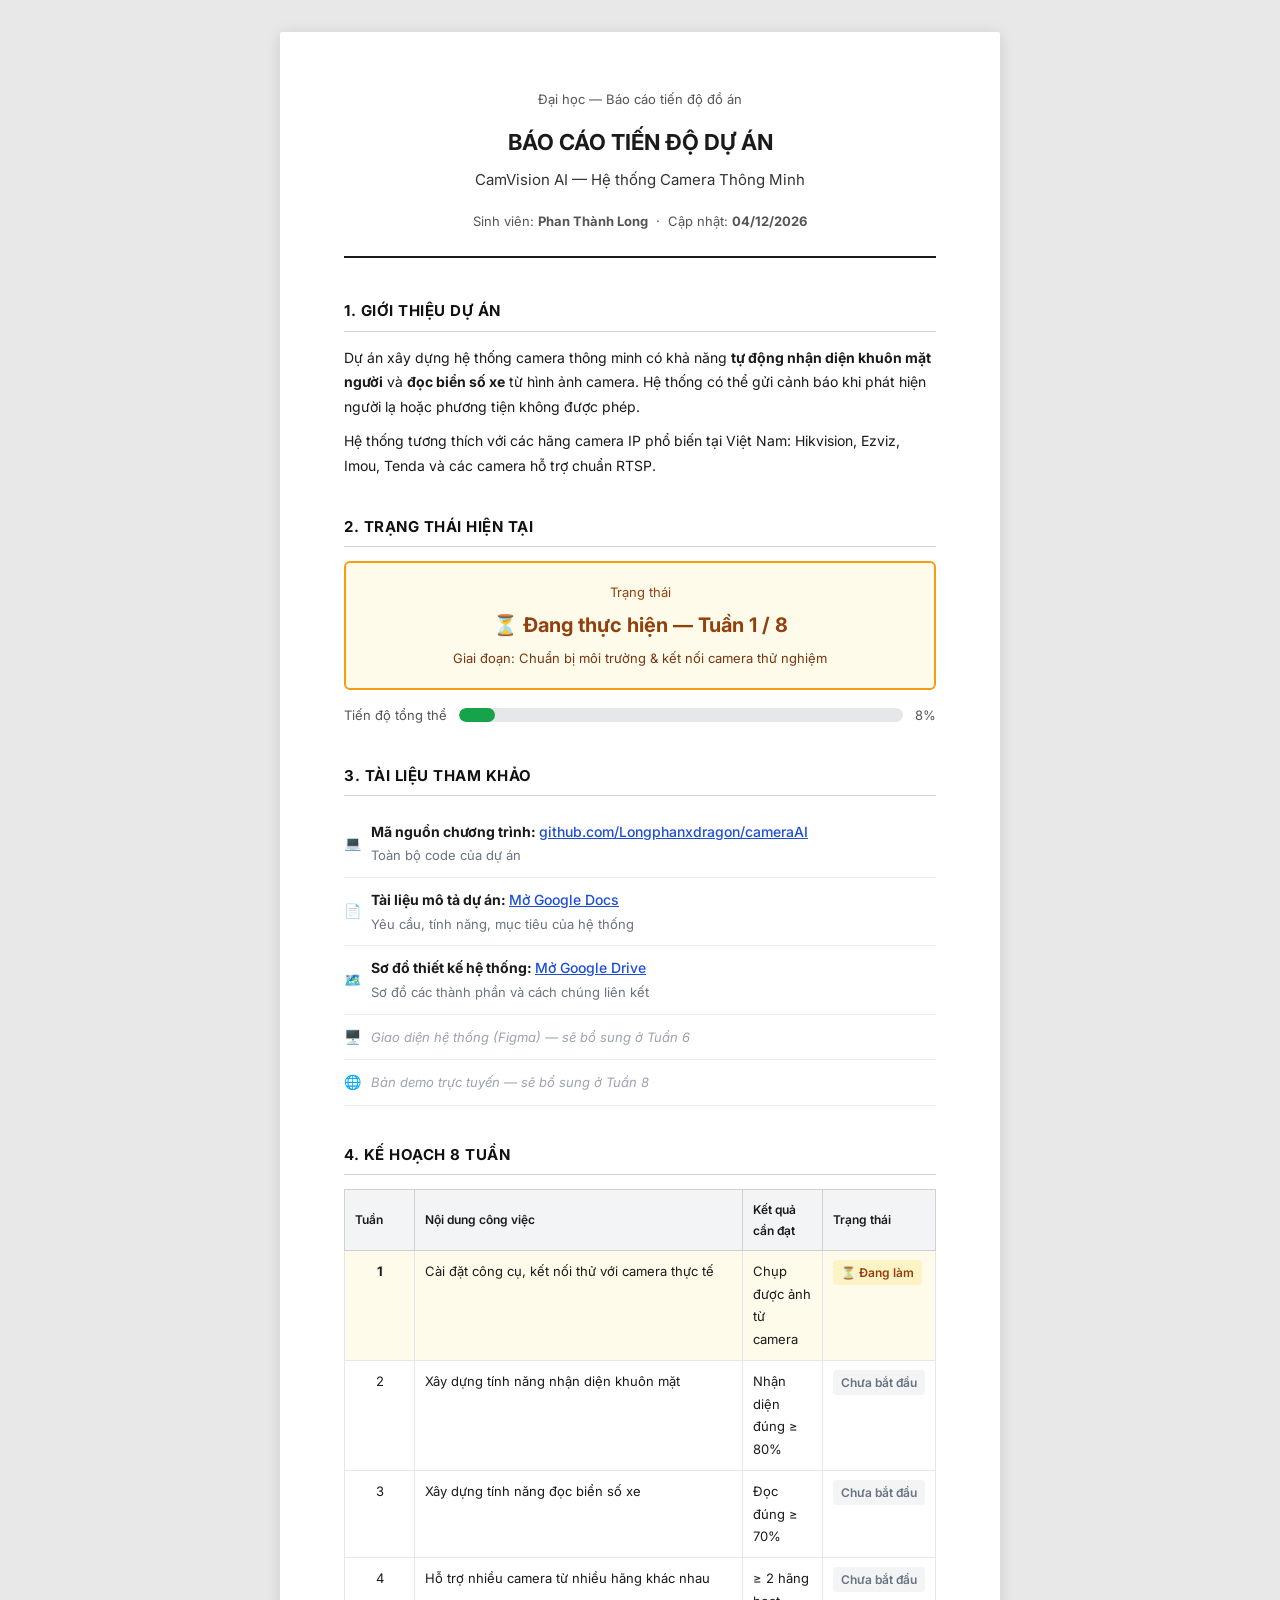
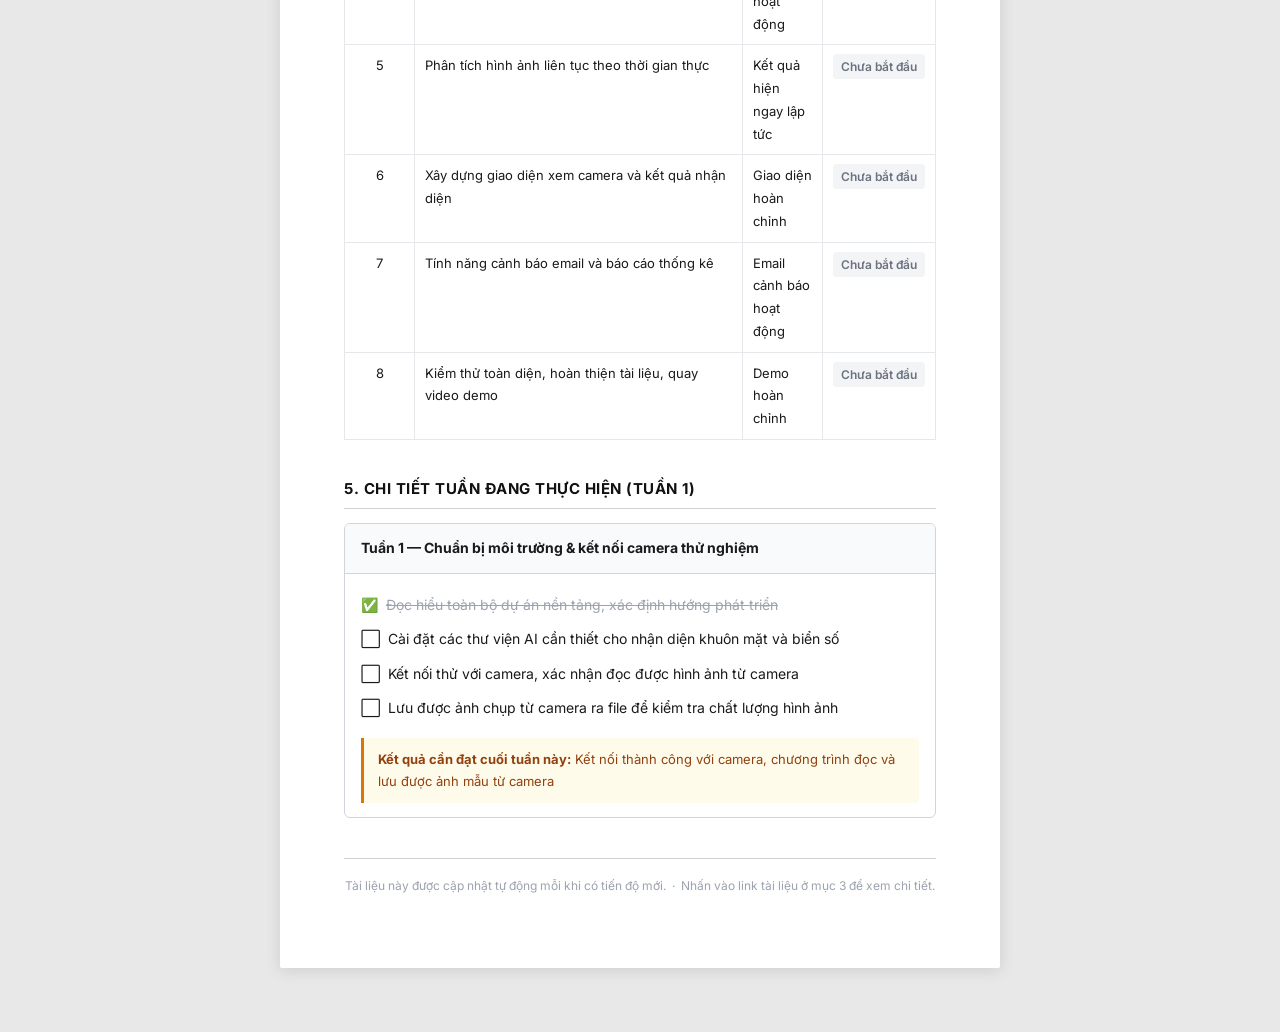
<file: index.html>
<!DOCTYPE html>
<html lang="vi">
<head>
  <meta charset="UTF-8" />
  <meta name="viewport" content="width=device-width, initial-scale=1.0" />
  <title>Báo cáo tiến độ — CamVision AI</title>
  <link href="https://fonts.googleapis.com/css2?family=Inter:wght@400;500;600;700&display=swap" rel="stylesheet" />
  <style>
    * { box-sizing: border-box; margin: 0; padding: 0; }

    body {
      background: #e8e8e8;
      font-family: 'Inter', 'Segoe UI', sans-serif;
      font-size: 14px;
      color: #1a1a1a;
      line-height: 1.75;
      padding: 32px 16px 64px;
    }

    /* Trông như tờ giấy A4 */
    .paper {
      max-width: 720px;
      margin: 0 auto;
      background: #ffffff;
      padding: 56px 64px 72px;
      box-shadow: 0 2px 16px rgba(0,0,0,0.12);
      border-radius: 2px;
    }
    @media(max-width:600px){
      .paper { padding: 32px 24px 48px; }
    }

    /* ── Tiêu đề ── */
    .doc-header { text-align: center; margin-bottom: 40px; padding-bottom: 24px; border-bottom: 2px solid #1a1a1a; }
    .doc-school  { font-size: 13px; color: #555; margin-bottom: 4px; }
    .doc-title   { font-size: 22px; font-weight: 700; margin: 12px 0 6px; }
    .doc-subtitle{ font-size: 15px; color: #333; margin-bottom: 16px; }
    .doc-meta    { font-size: 13px; color: #555; }

    /* ── Section ── */
    h2 {
      font-size: 15px; font-weight: 700;
      text-transform: uppercase; letter-spacing: 0.5px;
      margin: 36px 0 14px;
      padding-bottom: 6px;
      border-bottom: 1px solid #d1d1d1;
      color: #111;
    }
    h2:first-of-type { margin-top: 0; }

    p { margin-bottom: 10px; }

    /* ── Thông tin bảng ── */
    .info-table { width: 100%; border-collapse: collapse; margin-bottom: 4px; font-size: 14px; }
    .info-table tr { border-bottom: 1px solid #ebebeb; }
    .info-table tr:last-child { border-bottom: none; }
    .info-table td { padding: 9px 4px; vertical-align: top; }
    .info-table td:first-child { color: #555; width: 160px; }
    .info-table td:last-child  { font-weight: 500; }

    /* ── Trạng thái chung ── */
    .status-big {
      text-align: center;
      padding: 18px;
      border: 2px solid #f59e0b;
      border-radius: 6px;
      background: #fffbeb;
      margin: 14px 0 4px;
    }
    .status-big .status-label { font-size: 13px; color: #92400e; }
    .status-big .status-main  { font-size: 20px; font-weight: 700; color: #92400e; margin: 4px 0; }
    .status-big .status-sub   { font-size: 13px; color: #78350f; }

    /* ── Progress bar ── */
    .progress-row {
      display: flex; align-items: center; gap: 12px;
      margin: 14px 0;
    }
    .progress-bar-bg {
      flex: 1; height: 14px;
      background: #e5e7eb; border-radius: 99px; overflow: hidden;
    }
    .progress-bar-fill {
      height: 100%; border-radius: 99px; background: #16a34a;
    }
    .progress-label { font-size: 13px; color: #555; white-space: nowrap; }

    /* ── Tài liệu links ── */
    .link-row {
      display: flex; align-items: center;
      gap: 10px; padding: 10px 0;
      border-bottom: 1px solid #ebebeb;
      font-size: 14px;
    }
    .link-row:last-child { border-bottom: none; }
    .link-row a {
      color: #1d4ed8; text-decoration: underline;
      font-weight: 500;
    }
    .link-row a:hover { color: #1e3a8a; }
    .link-note { color: #6b7280; font-size: 13px; }
    .link-soon { color: #9ca3af; font-style: italic; font-size: 13px; }

    /* ── Bảng kế hoạch ── */
    .plan-table { width: 100%; border-collapse: collapse; font-size: 13px; margin-top: 4px; }
    .plan-table th {
      background: #f3f4f6; text-align: left;
      padding: 9px 10px; font-weight: 600;
      border: 1px solid #d1d1d1; font-size: 12px;
    }
    .plan-table td {
      padding: 9px 10px;
      border: 1px solid #e5e7eb;
      vertical-align: top;
    }
    .plan-table tr.active-row td { background: #fffbeb; }
    .plan-table tr.done-row  td { background: #f0fdf4; color: #6b7280; }

    .tag {
      display: inline-block; padding: 2px 8px;
      border-radius: 4px; font-size: 12px; font-weight: 600;
      white-space: nowrap;
    }
    .tag-active   { background: #fef3c7; color: #92400e; }
    .tag-done     { background: #d1fae5; color: #065f46; }
    .tag-upcoming { background: #f3f4f6; color: #6b7280; }

    /* ── Chi tiết tuần hiện tại ── */
    .current-week-box {
      border: 1px solid #d1d5db;
      border-radius: 6px; overflow: hidden;
      margin-top: 4px;
    }
    .cw-header {
      background: #f8fafc; padding: 12px 16px;
      border-bottom: 1px solid #d1d5db;
      font-weight: 700; font-size: 14px;
    }
    .cw-body { padding: 14px 16px; }
    .task { display: flex; gap: 8px; padding: 5px 0; font-size: 14px; }
    .task-done-text { text-decoration: line-through; color: #9ca3af; }
    .result-box {
      margin-top: 12px; padding: 10px 14px;
      border-left: 3px solid #16a34a;
      background: #f0fdf4; font-size: 13px; color: #166534;
      border-radius: 0 4px 4px 0;
    }
    .result-box.pending {
      border-left-color: #d97706;
      background: #fffbeb; color: #92400e;
    }

    /* ── Chú thích ── */
    .footnote {
      margin-top: 40px; padding-top: 16px;
      border-top: 1px solid #d1d1d1;
      font-size: 12px; color: #9ca3af;
      text-align: center;
    }
  </style>
</head>
<body>
<div class="paper">

  <!-- Tiêu đề tài liệu -->
  <div class="doc-header">
    <div class="doc-school">Đại học — Báo cáo tiến độ đồ án</div>
    <div class="doc-title">BÁO CÁO TIẾN ĐỘ DỰ ÁN</div>
    <div class="doc-subtitle">CamVision AI — Hệ thống Camera Thông Minh</div>
    <div class="doc-meta">
      Sinh viên: <strong>Phan Thành Long</strong> &nbsp;·&nbsp;
      Cập nhật: <strong id="doc-date"></strong>
    </div>
  </div>

  <!-- 1. Giới thiệu -->
  <h2>1. Giới thiệu dự án</h2>
  <p>
    Dự án xây dựng hệ thống camera thông minh có khả năng <strong>tự động nhận diện khuôn mặt người</strong>
    và <strong>đọc biển số xe</strong> từ hình ảnh camera. Hệ thống có thể gửi cảnh báo khi phát hiện
    người lạ hoặc phương tiện không được phép.
  </p>
  <p>
    Hệ thống tương thích với các hãng camera IP phổ biến tại Việt Nam:
    Hikvision, Ezviz, Imou, Tenda và các camera hỗ trợ chuẩn RTSP.
  </p>

  <!-- 2. Trạng thái hiện tại -->
  <h2>2. Trạng thái hiện tại</h2>

  <div class="status-big">
    <div class="status-label">Trạng thái</div>
    <div class="status-main">⏳ Đang thực hiện — Tuần 1 / 8</div>
    <div class="status-sub">Giai đoạn: Chuẩn bị môi trường & kết nối camera thử nghiệm</div>
  </div>

  <div class="progress-row">
    <span class="progress-label">Tiến độ tổng thể</span>
    <div class="progress-bar-bg">
      <div class="progress-bar-fill" style="width: 8%"></div>
    </div>
    <span class="progress-label">8%</span>
  </div>

  <!-- 3. Tài liệu -->
  <h2>3. Tài liệu tham khảo</h2>

  <div class="link-row">
    <span>💻</span>
    <div>
      <strong>Mã nguồn chương trình: </strong>
      <a href="https://github.com/Longphanxdragon/cameraAI" target="_blank">github.com/Longphanxdragon/cameraAI</a>
      <div class="link-note">Toàn bộ code của dự án</div>
    </div>
  </div>

  <div class="link-row">
    <span>📄</span>
    <div>
      <strong>Tài liệu mô tả dự án: </strong>
      <a href="https://docs.google.com/document/d/1QizFPeG3Yv3PWg5sWgW4ROfTvh5EX5c3ktHnCbKF8AQ/edit?hl=vi&tab=t.0" target="_blank">Mở Google Docs</a>
      <div class="link-note">Yêu cầu, tính năng, mục tiêu của hệ thống</div>
    </div>
  </div>

  <div class="link-row">
    <span>🗺️</span>
    <div>
      <strong>Sơ đồ thiết kế hệ thống: </strong>
      <a href="https://drive.google.com/file/d/1-2hSz85l5MbNxWkwCeTjR7SRE3eh420r/view?usp=sharing" target="_blank">Mở Google Drive</a>
      <div class="link-note">Sơ đồ các thành phần và cách chúng liên kết</div>
    </div>
  </div>

  <div class="link-row">
    <span>🖥️</span>
    <div>
      <span class="link-soon">Giao diện hệ thống (Figma) — sẽ bổ sung ở Tuần 6</span>
    </div>
  </div>

  <div class="link-row">
    <span>🌐</span>
    <div>
      <span class="link-soon">Bản demo trực tuyến — sẽ bổ sung ở Tuần 8</span>
    </div>
  </div>

  <!-- 4. Kế hoạch -->
  <h2>4. Kế hoạch 8 tuần</h2>

  <table class="plan-table">
    <thead>
      <tr>
        <th style="width:70px">Tuần</th>
        <th>Nội dung công việc</th>
        <th style="width:80px">Kết quả cần đạt</th>
        <th style="width:100px">Trạng thái</th>
      </tr>
    </thead>
    <tbody>
      <tr class="active-row">
        <td style="text-align:center"><strong>1</strong></td>
        <td>Cài đặt công cụ, kết nối thử với camera thực tế</td>
        <td>Chụp được ảnh từ camera</td>
        <td><span class="tag tag-active">⏳ Đang làm</span></td>
      </tr>
      <tr>
        <td style="text-align:center">2</td>
        <td>Xây dựng tính năng nhận diện khuôn mặt</td>
        <td>Nhận diện đúng ≥ 80%</td>
        <td><span class="tag tag-upcoming">Chưa bắt đầu</span></td>
      </tr>
      <tr>
        <td style="text-align:center">3</td>
        <td>Xây dựng tính năng đọc biển số xe</td>
        <td>Đọc đúng ≥ 70%</td>
        <td><span class="tag tag-upcoming">Chưa bắt đầu</span></td>
      </tr>
      <tr>
        <td style="text-align:center">4</td>
        <td>Hỗ trợ nhiều camera từ nhiều hãng khác nhau</td>
        <td>≥ 2 hãng hoạt động</td>
        <td><span class="tag tag-upcoming">Chưa bắt đầu</span></td>
      </tr>
      <tr>
        <td style="text-align:center">5</td>
        <td>Phân tích hình ảnh liên tục theo thời gian thực</td>
        <td>Kết quả hiện ngay lập tức</td>
        <td><span class="tag tag-upcoming">Chưa bắt đầu</span></td>
      </tr>
      <tr>
        <td style="text-align:center">6</td>
        <td>Xây dựng giao diện xem camera và kết quả nhận diện</td>
        <td>Giao diện hoàn chỉnh</td>
        <td><span class="tag tag-upcoming">Chưa bắt đầu</span></td>
      </tr>
      <tr>
        <td style="text-align:center">7</td>
        <td>Tính năng cảnh báo email và báo cáo thống kê</td>
        <td>Email cảnh báo hoạt động</td>
        <td><span class="tag tag-upcoming">Chưa bắt đầu</span></td>
      </tr>
      <tr>
        <td style="text-align:center">8</td>
        <td>Kiểm thử toàn diện, hoàn thiện tài liệu, quay video demo</td>
        <td>Demo hoàn chỉnh</td>
        <td><span class="tag tag-upcoming">Chưa bắt đầu</span></td>
      </tr>
    </tbody>
  </table>

  <!-- 5. Chi tiết tuần hiện tại -->
  <h2>5. Chi tiết tuần đang thực hiện (Tuần 1)</h2>

  <div class="current-week-box">
    <div class="cw-header">Tuần 1 — Chuẩn bị môi trường & kết nối camera thử nghiệm</div>
    <div class="cw-body">

      <div class="task">
        <span>✅</span>
        <span class="task-done-text">Đọc hiểu toàn bộ dự án nền tảng, xác định hướng phát triển</span>
      </div>
      <div class="task">
        <span>⬜</span>
        <span>Cài đặt các thư viện AI cần thiết cho nhận diện khuôn mặt và biển số</span>
      </div>
      <div class="task">
        <span>⬜</span>
        <span>Kết nối thử với camera, xác nhận đọc được hình ảnh từ camera</span>
      </div>
      <div class="task">
        <span>⬜</span>
        <span>Lưu được ảnh chụp từ camera ra file để kiểm tra chất lượng hình ảnh</span>
      </div>

      <div class="result-box pending">
        <strong>Kết quả cần đạt cuối tuần này:</strong>
        Kết nối thành công với camera, chương trình đọc và lưu được ảnh mẫu từ camera
      </div>
    </div>
  </div>

  <!-- Chú thích -->
  <div class="footnote">
    Tài liệu này được cập nhật tự động mỗi khi có tiến độ mới. &nbsp;·&nbsp;
    Nhấn vào link tài liệu ở mục 3 để xem chi tiết.
  </div>

</div>

<script>
  document.getElementById('doc-date').textContent =
    new Date().toLocaleDateString('vi-VN', {day:'2-digit', month:'2-digit', year:'numeric'});
</script>
</body>
</html>
</file>
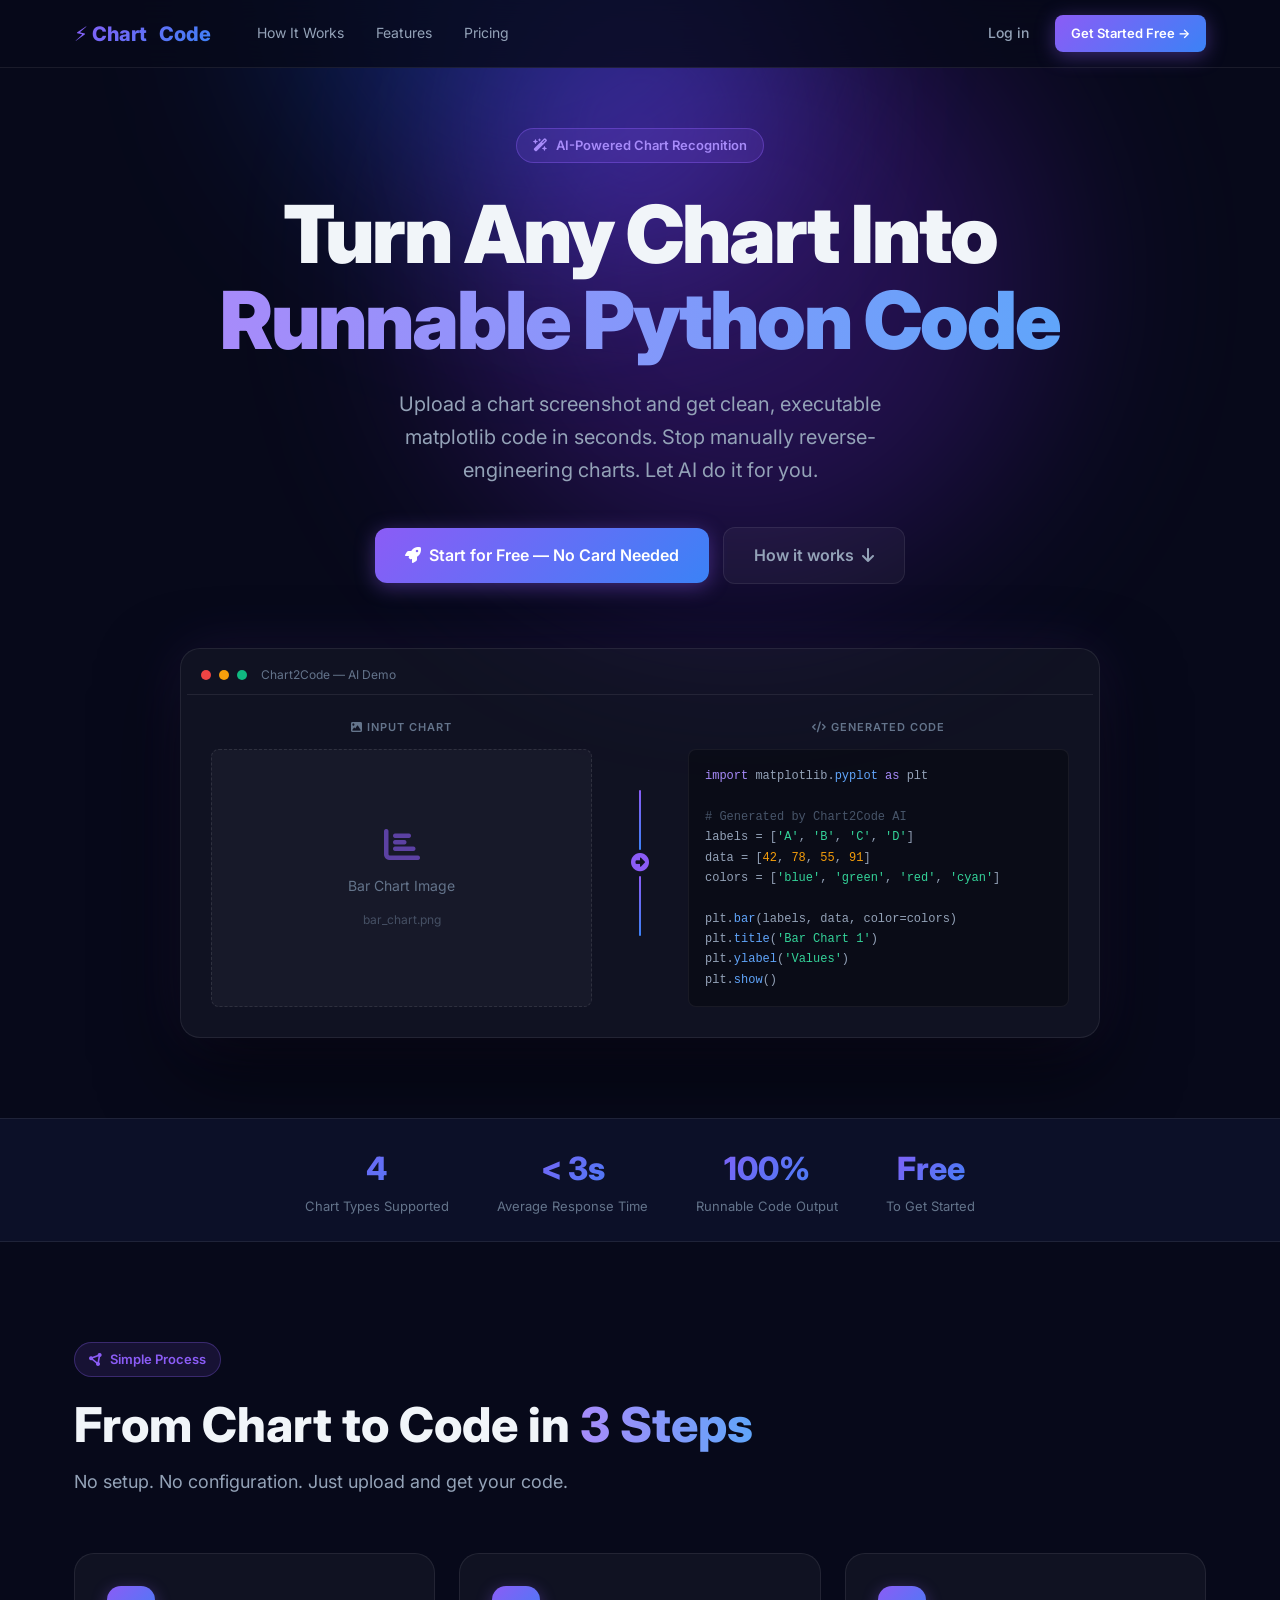
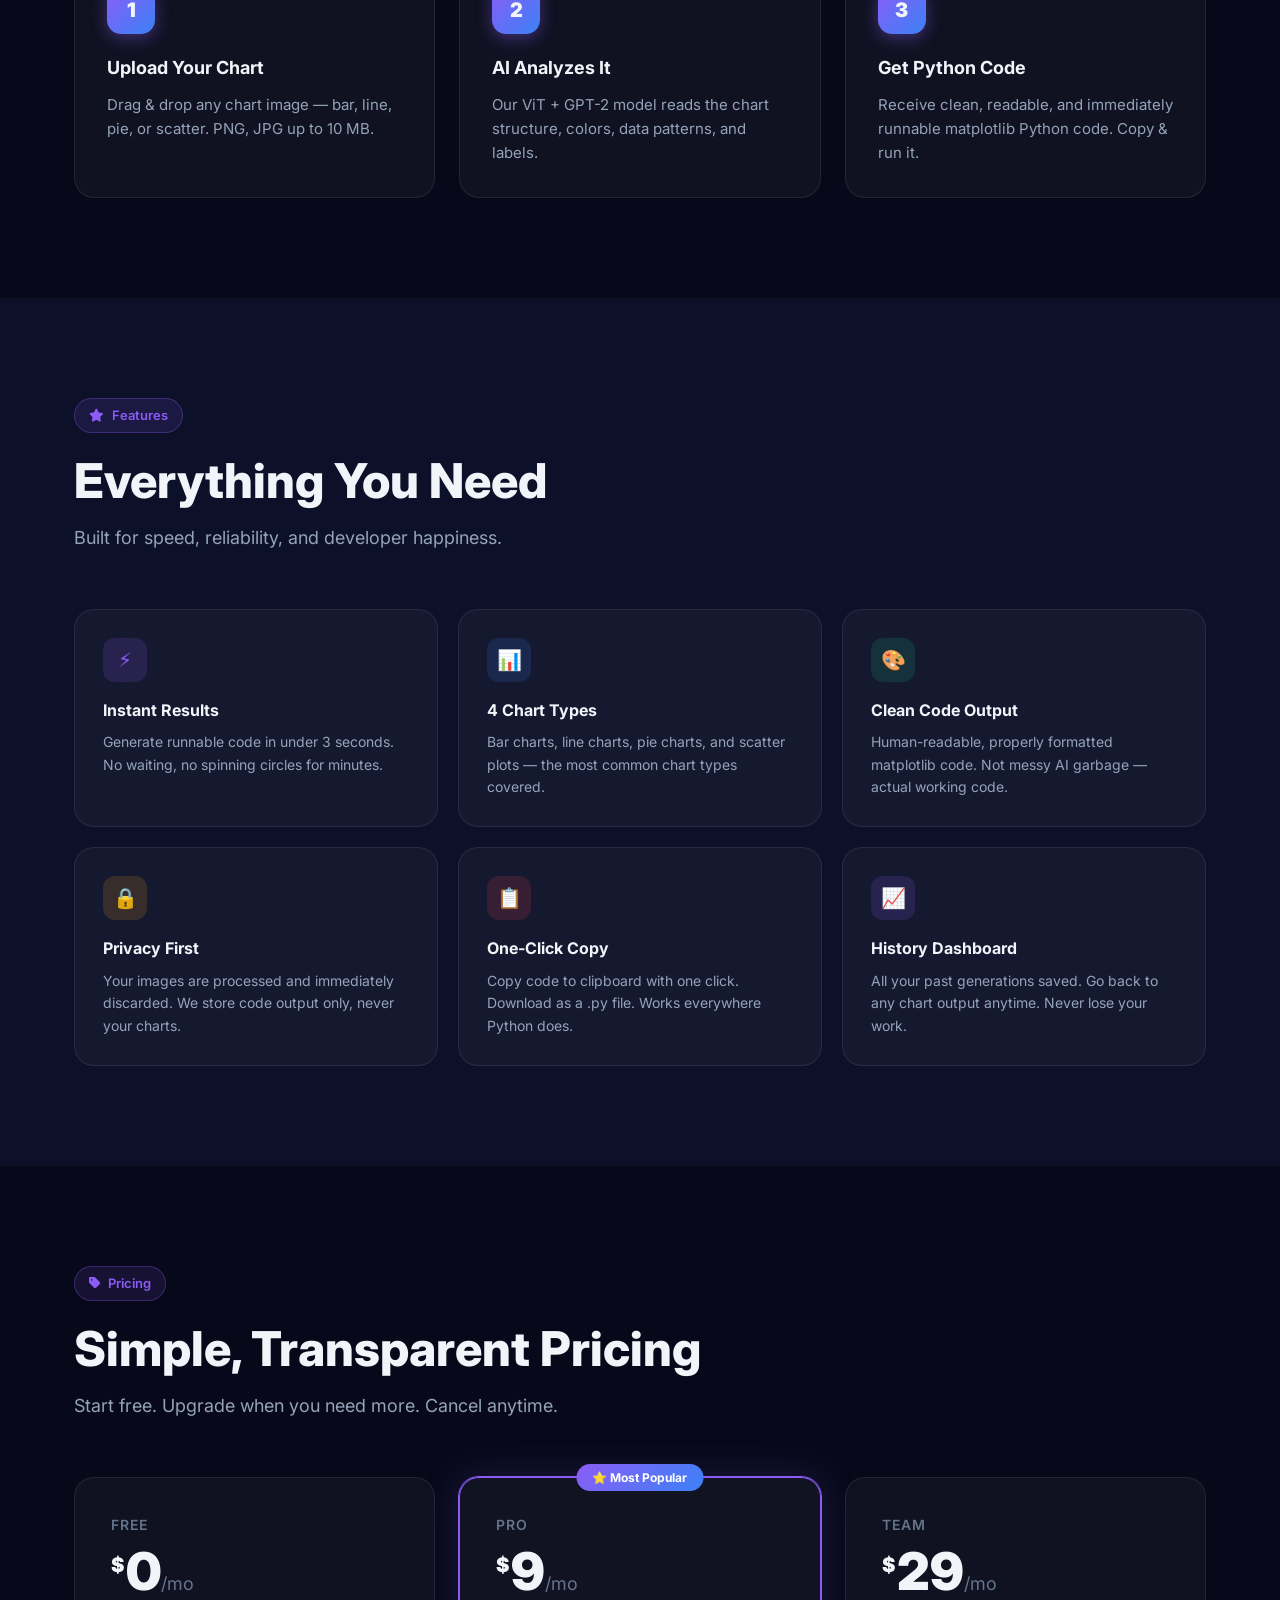
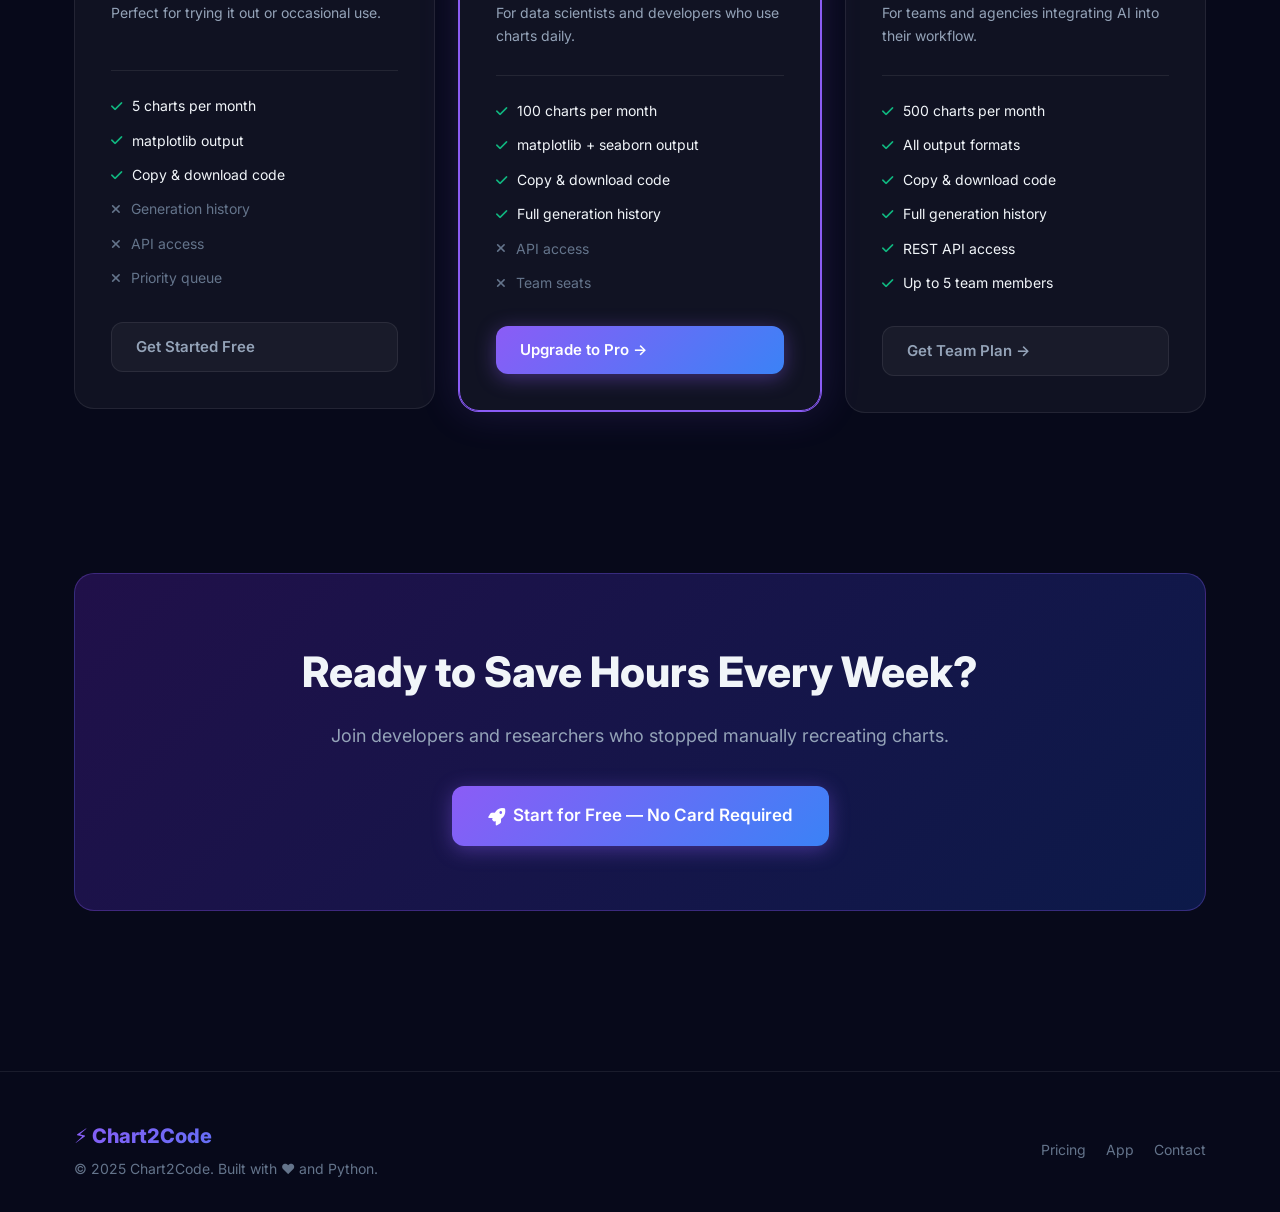
<file: frontend/index.html>
<!DOCTYPE html>
<html lang="en">
<head>
  <meta charset="UTF-8" />
  <meta name="viewport" content="width=device-width, initial-scale=1.0" />
  <title>Chart2Code — Turn Any Chart Into Runnable Python Code</title>
  <meta name="description" content="Upload a chart screenshot and get clean, runnable matplotlib Python code in seconds. Used by data scientists, researchers, and developers worldwide." />
  <link rel="stylesheet" href="style.css" />
  <link rel="stylesheet" href="https://cdnjs.cloudflare.com/ajax/libs/font-awesome/6.5.0/css/all.min.css" />
  <style>
    /* ── Hero ─────────────────────────────────────────────── */
    .hero {
      min-height: 100vh;
      display: flex;
      flex-direction: column;
      align-items: center;
      justify-content: center;
      text-align: center;
      padding: calc(var(--nav-h) + 60px) 24px 80px;
      position: relative;
      overflow: hidden;
    }
    .hero-bg {
      position: absolute;
      inset: 0;
      z-index: 0;
      pointer-events: none;
    }
    .blob {
      position: absolute;
      border-radius: 50%;
      filter: blur(100px);
      opacity: .35;
    }
    .blob-1 { width: 600px; height: 600px; background: #5B21B6; top: -150px; left: -200px; animation: drift 8s ease-in-out infinite alternate; }
    .blob-2 { width: 500px; height: 500px; background: #1D4ED8; bottom: -100px; right: -150px; animation: drift 10s ease-in-out 2s infinite alternate-reverse; }
    .blob-3 { width: 300px; height: 300px; background: #7C3AED; top: 40%; left: 50%; transform: translate(-50%,-50%); animation: drift 7s ease-in-out 1s infinite alternate; }
    @keyframes drift {
      from { transform: translate(0, 0); }
      to   { transform: translate(30px, -20px); }
    }
    .hero > * { position: relative; z-index: 1; }
    .hero-badge {
      display: inline-flex;
      align-items: center;
      gap: 8px;
      padding: 6px 16px;
      background: rgba(139,92,246,0.15);
      border: 1px solid rgba(139,92,246,0.4);
      border-radius: 100px;
      font-size: 13px;
      font-weight: 600;
      color: #A78BFA;
      margin-bottom: 28px;
      animation: fadeDown .6s ease both;
    }
    .hero h1 {
      font-size: clamp(44px, 7vw, 80px);
      font-weight: 900;
      line-height: 1.08;
      letter-spacing: -2px;
      margin-bottom: 24px;
      animation: fadeDown .6s .1s ease both;
    }
    .hero-sub {
      font-size: clamp(16px, 2.5vw, 20px);
      color: var(--text-sub);
      max-width: 560px;
      margin: 0 auto 40px;
      line-height: 1.65;
      animation: fadeDown .6s .2s ease both;
    }
    .hero-cta {
      display: flex;
      align-items: center;
      gap: 14px;
      justify-content: center;
      flex-wrap: wrap;
      margin-bottom: 64px;
      animation: fadeDown .6s .3s ease both;
    }
    .hero-cta .btn { padding: 15px 30px; font-size: 16px; }
    @keyframes fadeDown {
      from { opacity: 0; transform: translateY(-16px); }
      to   { opacity: 1; transform: none; }
    }

    /* ── Hero demo card ───────────────────────────────────── */
    .hero-demo {
      width: 100%;
      max-width: 920px;
      background: var(--card);
      border: 1px solid var(--border);
      border-radius: var(--radius-lg);
      padding: 6px;
      box-shadow: 0 32px 80px rgba(0,0,0,0.6), 0 0 60px rgba(139,92,246,0.12);
      animation: fadeDown .7s .4s ease both;
    }
    .demo-bar {
      display: flex;
      align-items: center;
      gap: 8px;
      padding: 10px 14px;
      border-bottom: 1px solid var(--border);
    }
    .demo-dot {
      width: 10px; height: 10px;
      border-radius: 50%;
    }
    .demo-dot:nth-child(1) { background: #EF4444; }
    .demo-dot:nth-child(2) { background: #F59E0B; }
    .demo-dot:nth-child(3) { background: #10B981; }
    .demo-title { font-size: 12px; color: var(--text-muted); margin-left: 6px; }
    .demo-split {
      display: grid;
      grid-template-columns: 1fr auto 1fr;
      align-items: center;
      gap: 0;
      min-height: 260px;
    }
    .demo-panel {
      padding: 24px;
      height: 100%;
      display: flex;
      flex-direction: column;
      gap: 12px;
    }
    .demo-panel-label {
      font-size: 11px;
      font-weight: 600;
      color: var(--text-muted);
      text-transform: uppercase;
      letter-spacing: 1px;
    }
    .demo-chart-placeholder {
      flex: 1;
      background: rgba(255,255,255,0.03);
      border: 1px dashed rgba(255,255,255,0.1);
      border-radius: 8px;
      display: flex;
      flex-direction: column;
      align-items: center;
      justify-content: center;
      gap: 12px;
      color: var(--text-muted);
      font-size: 14px;
    }
    .demo-chart-placeholder i { font-size: 36px; color: var(--purple); opacity: .6; }
    .demo-arrow {
      width: 48px;
      display: flex;
      align-items: center;
      justify-content: center;
      flex-direction: column;
      gap: 4px;
    }
    .demo-arrow-line {
      width: 2px;
      height: 60px;
      background: var(--grad);
      border-radius: 1px;
    }
    .demo-arrow i { color: var(--purple); font-size: 18px; }
    .demo-code {
      flex: 1;
      background: rgba(0,0,0,0.3);
      border: 1px solid rgba(255,255,255,0.06);
      border-radius: 8px;
      padding: 16px;
      font-family: 'Fira Code', 'Cascadia Code', monospace;
      font-size: 12px;
      line-height: 1.7;
      color: #94A3B8;
      text-align: left;
      overflow: hidden;
    }
    .demo-code .kw  { color: #A78BFA; }
    .demo-code .fn  { color: #60A5FA; }
    .demo-code .str { color: #34D399; }
    .demo-code .num { color: #F59E0B; }
    .demo-code .cm  { color: #475569; }

    /* ── Stats bar ────────────────────────────────────────── */
    .stats-bar {
      background: var(--surface);
      border-top: 1px solid var(--border);
      border-bottom: 1px solid var(--border);
      padding: 24px;
    }
    .stats-inner {
      max-width: 1180px;
      margin: 0 auto;
      display: flex;
      align-items: center;
      justify-content: center;
      flex-wrap: wrap;
      gap: 48px;
    }
    .stat {
      text-align: center;
    }
    .stat-value {
      font-size: 32px;
      font-weight: 800;
      background: var(--grad);
      -webkit-background-clip: text;
      -webkit-text-fill-color: transparent;
      background-clip: text;
    }
    .stat-label { font-size: 13px; color: var(--text-muted); margin-top: 2px; }

    /* ── Steps ────────────────────────────────────────────── */
    .steps-grid {
      display: grid;
      grid-template-columns: repeat(auto-fit, minmax(260px, 1fr));
      gap: 24px;
      margin-top: 56px;
      position: relative;
    }
    .step-card {
      background: var(--card);
      border: 1px solid var(--border);
      border-radius: var(--radius-lg);
      padding: 32px;
      position: relative;
      transition: all .25s;
    }
    .step-card:hover {
      border-color: var(--border-glow);
      transform: translateY(-4px);
      box-shadow: var(--shadow-glow);
    }
    .step-num {
      width: 48px; height: 48px;
      border-radius: 14px;
      background: var(--grad);
      display: flex;
      align-items: center;
      justify-content: center;
      font-size: 20px;
      font-weight: 900;
      margin-bottom: 20px;
      box-shadow: 0 4px 16px rgba(139,92,246,0.4);
    }
    .step-title { font-size: 18px; font-weight: 700; margin-bottom: 10px; }
    .step-desc  { font-size: 15px; color: var(--text-sub); line-height: 1.6; }

    /* ── Features ─────────────────────────────────────────── */
    .features-grid {
      display: grid;
      grid-template-columns: repeat(auto-fit, minmax(280px, 1fr));
      gap: 20px;
      margin-top: 56px;
    }
    .feature-card {
      background: var(--card);
      border: 1px solid var(--border);
      border-radius: var(--radius-lg);
      padding: 28px;
      transition: all .25s;
    }
    .feature-card:hover {
      background: var(--card-hover);
      border-color: var(--border-glow);
      transform: translateY(-3px);
    }
    .feature-icon {
      width: 44px; height: 44px;
      border-radius: 12px;
      display: flex;
      align-items: center;
      justify-content: center;
      font-size: 20px;
      margin-bottom: 16px;
    }
    .feature-title { font-size: 16px; font-weight: 700; margin-bottom: 8px; }
    .feature-desc  { font-size: 14px; color: var(--text-sub); line-height: 1.6; }

    /* ── Pricing ──────────────────────────────────────────── */
    .pricing-grid {
      display: grid;
      grid-template-columns: repeat(auto-fit, minmax(300px, 1fr));
      gap: 24px;
      margin-top: 56px;
      align-items: start;
    }
    .pricing-card {
      background: var(--card);
      border: 1px solid var(--border);
      border-radius: var(--radius-lg);
      padding: 36px;
      position: relative;
      transition: all .25s;
    }
    .pricing-card.popular {
      border-color: var(--purple);
      box-shadow: 0 0 0 1px var(--purple), var(--shadow-glow);
    }
    .popular-badge {
      position: absolute;
      top: -14px;
      left: 50%;
      transform: translateX(-50%);
      background: var(--grad);
      color: #fff;
      font-size: 12px;
      font-weight: 700;
      padding: 4px 16px;
      border-radius: 100px;
      white-space: nowrap;
    }
    .price-tier { font-size: 14px; font-weight: 600; color: var(--text-muted); margin-bottom: 10px; text-transform: uppercase; letter-spacing: 1px; }
    .price-amount {
      font-size: 52px;
      font-weight: 900;
      line-height: 1;
      margin-bottom: 4px;
    }
    .price-amount sup { font-size: 20px; vertical-align: super; margin-right: 2px; }
    .price-amount span { font-size: 18px; color: var(--text-muted); font-weight: 400; }
    .price-desc { font-size: 14px; color: var(--text-sub); margin-bottom: 28px; min-height: 40px; }
    .price-divider { border: none; border-top: 1px solid var(--border); margin: 24px 0; }
    .price-features { list-style: none; display: flex; flex-direction: column; gap: 12px; margin-bottom: 32px; }
    .price-features li {
      display: flex;
      align-items: center;
      gap: 10px;
      font-size: 14px;
    }
    .price-features li i { color: var(--green); font-size: 13px; flex-shrink: 0; }
    .price-features li.disabled { color: var(--text-muted); }
    .price-features li.disabled i { color: var(--text-muted); }
    .price-cta { width: 100%; text-align: center; }

    /* ── CTA banner ───────────────────────────────────────── */
    .cta-banner {
      background: linear-gradient(135deg, rgba(109,40,217,0.25), rgba(29,78,216,0.25));
      border: 1px solid rgba(139,92,246,0.3);
      border-radius: var(--radius-lg);
      padding: 64px 40px;
      text-align: center;
      margin: 60px 0;
    }
    .cta-banner h2 { font-size: clamp(28px, 4vw, 42px); font-weight: 800; margin-bottom: 16px; }
    .cta-banner p  { color: var(--text-sub); font-size: 18px; margin-bottom: 36px; }

    @media (max-width: 640px) {
      .demo-split { grid-template-columns: 1fr; }
      .demo-arrow { display: none; }
      .stats-inner { gap: 28px; }
    }
  </style>
</head>
<body>

<!-- ── Navbar ──────────────────────────────────────────────── -->
<nav class="navbar">
  <div class="nav-inner">
    <div class="nav-logo">⚡ Chart<span>2</span>Code</div>
    <div class="nav-links">
      <a href="#how-it-works">How It Works</a>
      <a href="#features">Features</a>
      <a href="#pricing">Pricing</a>
    </div>
    <div class="nav-actions">
      <a href="app.html" class="nav-link-btn">Log in</a>
      <a href="app.html" class="btn btn-primary btn-sm">Get Started Free →</a>
    </div>
  </div>
</nav>

<!-- ── Hero ────────────────────────────────────────────────── -->
<section class="hero">
  <div class="hero-bg">
    <div class="blob blob-1"></div>
    <div class="blob blob-2"></div>
    <div class="blob blob-3"></div>
  </div>

  <div class="hero-badge">
    <i class="fa-solid fa-wand-magic-sparkles"></i>
    AI-Powered Chart Recognition
  </div>

  <h1>Turn Any Chart Into<br><span class="gradient-text">Runnable Python Code</span></h1>

  <p class="hero-sub">
    Upload a chart screenshot and get clean, executable matplotlib code in seconds.
    Stop manually reverse-engineering charts. Let AI do it for you.
  </p>

  <div class="hero-cta">
    <a href="app.html" class="btn btn-primary">
      <i class="fa-solid fa-rocket"></i> Start for Free — No Card Needed
    </a>
    <a href="#how-it-works" class="btn btn-ghost">
      How it works <i class="fa-solid fa-arrow-down"></i>
    </a>
  </div>

  <!-- Demo card -->
  <div class="hero-demo">
    <div class="demo-bar">
      <div class="demo-dot"></div>
      <div class="demo-dot"></div>
      <div class="demo-dot"></div>
      <span class="demo-title">Chart2Code — AI Demo</span>
    </div>
    <div class="demo-split">
      <div class="demo-panel">
        <div class="demo-panel-label"><i class="fa-solid fa-image"></i> Input Chart</div>
        <div class="demo-chart-placeholder">
          <i class="fa-solid fa-chart-bar"></i>
          <span>Bar Chart Image</span>
          <span style="font-size:12px;opacity:.6">bar_chart.png</span>
        </div>
      </div>
      <div class="demo-arrow">
        <div class="demo-arrow-line"></div>
        <i class="fa-solid fa-circle-right"></i>
        <div class="demo-arrow-line"></div>
      </div>
      <div class="demo-panel">
        <div class="demo-panel-label"><i class="fa-solid fa-code"></i> Generated Code</div>
        <div class="demo-code">
<span class="kw">import</span> matplotlib.<span class="fn">pyplot</span> <span class="kw">as</span> plt<br>
<br>
<span class="cm"># Generated by Chart2Code AI</span><br>
labels = [<span class="str">'A'</span>, <span class="str">'B'</span>, <span class="str">'C'</span>, <span class="str">'D'</span>]<br>
data   = [<span class="num">42</span>, <span class="num">78</span>, <span class="num">55</span>, <span class="num">91</span>]<br>
colors = [<span class="str">'blue'</span>, <span class="str">'green'</span>, <span class="str">'red'</span>, <span class="str">'cyan'</span>]<br>
<br>
plt.<span class="fn">bar</span>(labels, data, color=colors)<br>
plt.<span class="fn">title</span>(<span class="str">'Bar Chart 1'</span>)<br>
plt.<span class="fn">ylabel</span>(<span class="str">'Values'</span>)<br>
plt.<span class="fn">show</span>()
        </div>
      </div>
    </div>
  </div>
</section>

<!-- ── Stats ────────────────────────────────────────────────── -->
<div class="stats-bar">
  <div class="stats-inner">
    <div class="stat">
      <div class="stat-value">4</div>
      <div class="stat-label">Chart Types Supported</div>
    </div>
    <div class="stat">
      <div class="stat-value">&lt; 3s</div>
      <div class="stat-label">Average Response Time</div>
    </div>
    <div class="stat">
      <div class="stat-value">100%</div>
      <div class="stat-label">Runnable Code Output</div>
    </div>
    <div class="stat">
      <div class="stat-value">Free</div>
      <div class="stat-label">To Get Started</div>
    </div>
  </div>
</div>

<!-- ── How It Works ─────────────────────────────────────────── -->
<section class="section" id="how-it-works">
  <div class="container">
    <div class="section-label"><i class="fa-solid fa-circle-nodes"></i> Simple Process</div>
    <h2 class="section-title">From Chart to Code in <span class="gradient-text">3 Steps</span></h2>
    <p class="section-sub">No setup. No configuration. Just upload and get your code.</p>

    <div class="steps-grid">
      <div class="step-card">
        <div class="step-num">1</div>
        <div class="step-title">Upload Your Chart</div>
        <p class="step-desc">Drag & drop any chart image — bar, line, pie, or scatter. PNG, JPG up to 10 MB.</p>
      </div>
      <div class="step-card">
        <div class="step-num">2</div>
        <div class="step-title">AI Analyzes It</div>
        <p class="step-desc">Our ViT + GPT-2 model reads the chart structure, colors, data patterns, and labels.</p>
      </div>
      <div class="step-card">
        <div class="step-num">3</div>
        <div class="step-title">Get Python Code</div>
        <p class="step-desc">Receive clean, readable, and immediately runnable matplotlib Python code. Copy & run it.</p>
      </div>
    </div>
  </div>
</section>

<!-- ── Features ─────────────────────────────────────────────── -->
<section class="section" id="features" style="background: var(--surface);">
  <div class="container">
    <div class="section-label"><i class="fa-solid fa-star"></i> Features</div>
    <h2 class="section-title">Everything You Need</h2>
    <p class="section-sub">Built for speed, reliability, and developer happiness.</p>

    <div class="features-grid">
      <div class="feature-card">
        <div class="feature-icon" style="background:rgba(139,92,246,0.15);color:var(--purple);">⚡</div>
        <div class="feature-title">Instant Results</div>
        <p class="feature-desc">Generate runnable code in under 3 seconds. No waiting, no spinning circles for minutes.</p>
      </div>
      <div class="feature-card">
        <div class="feature-icon" style="background:rgba(59,130,246,0.15);color:var(--blue);">📊</div>
        <div class="feature-title">4 Chart Types</div>
        <p class="feature-desc">Bar charts, line charts, pie charts, and scatter plots — the most common chart types covered.</p>
      </div>
      <div class="feature-card">
        <div class="feature-icon" style="background:rgba(16,185,129,0.15);color:var(--green);">🎨</div>
        <div class="feature-title">Clean Code Output</div>
        <p class="feature-desc">Human-readable, properly formatted matplotlib code. Not messy AI garbage — actual working code.</p>
      </div>
      <div class="feature-card">
        <div class="feature-icon" style="background:rgba(245,158,11,0.15);color:var(--yellow);">🔒</div>
        <div class="feature-title">Privacy First</div>
        <p class="feature-desc">Your images are processed and immediately discarded. We store code output only, never your charts.</p>
      </div>
      <div class="feature-card">
        <div class="feature-icon" style="background:rgba(239,68,68,0.15);color:var(--red);">📋</div>
        <div class="feature-title">One-Click Copy</div>
        <p class="feature-desc">Copy code to clipboard with one click. Download as a .py file. Works everywhere Python does.</p>
      </div>
      <div class="feature-card">
        <div class="feature-icon" style="background:rgba(139,92,246,0.15);color:var(--purple);">📈</div>
        <div class="feature-title">History Dashboard</div>
        <p class="feature-desc">All your past generations saved. Go back to any chart output anytime. Never lose your work.</p>
      </div>
    </div>
  </div>
</section>

<!-- ── Pricing ───────────────────────────────────────────────── -->
<section class="section" id="pricing">
  <div class="container">
    <div class="section-label"><i class="fa-solid fa-tag"></i> Pricing</div>
    <h2 class="section-title">Simple, Transparent Pricing</h2>
    <p class="section-sub">Start free. Upgrade when you need more. Cancel anytime.</p>

    <div class="pricing-grid">

      <!-- Free -->
      <div class="pricing-card">
        <div class="price-tier">Free</div>
        <div class="price-amount"><sup>$</sup>0<span>/mo</span></div>
        <p class="price-desc">Perfect for trying it out or occasional use.</p>
        <hr class="price-divider">
        <ul class="price-features">
          <li><i class="fa-solid fa-check"></i> 5 charts per month</li>
          <li><i class="fa-solid fa-check"></i> matplotlib output</li>
          <li><i class="fa-solid fa-check"></i> Copy & download code</li>
          <li class="disabled"><i class="fa-solid fa-xmark"></i> Generation history</li>
          <li class="disabled"><i class="fa-solid fa-xmark"></i> API access</li>
          <li class="disabled"><i class="fa-solid fa-xmark"></i> Priority queue</li>
        </ul>
        <a href="app.html" class="btn btn-ghost price-cta">Get Started Free</a>
      </div>

      <!-- Pro (Popular) -->
      <div class="pricing-card popular">
        <div class="popular-badge">⭐ Most Popular</div>
        <div class="price-tier">Pro</div>
        <div class="price-amount"><sup>$</sup>9<span>/mo</span></div>
        <p class="price-desc">For data scientists and developers who use charts daily.</p>
        <hr class="price-divider">
        <ul class="price-features">
          <li><i class="fa-solid fa-check"></i> 100 charts per month</li>
          <li><i class="fa-solid fa-check"></i> matplotlib + seaborn output</li>
          <li><i class="fa-solid fa-check"></i> Copy & download code</li>
          <li><i class="fa-solid fa-check"></i> Full generation history</li>
          <li class="disabled"><i class="fa-solid fa-xmark"></i> API access</li>
          <li class="disabled"><i class="fa-solid fa-xmark"></i> Team seats</li>
        </ul>
        <a href="app.html?plan=pro" class="btn btn-primary price-cta">Upgrade to Pro →</a>
      </div>

      <!-- Team -->
      <div class="pricing-card">
        <div class="price-tier">Team</div>
        <div class="price-amount"><sup>$</sup>29<span>/mo</span></div>
        <p class="price-desc">For teams and agencies integrating AI into their workflow.</p>
        <hr class="price-divider">
        <ul class="price-features">
          <li><i class="fa-solid fa-check"></i> 500 charts per month</li>
          <li><i class="fa-solid fa-check"></i> All output formats</li>
          <li><i class="fa-solid fa-check"></i> Copy & download code</li>
          <li><i class="fa-solid fa-check"></i> Full generation history</li>
          <li><i class="fa-solid fa-check"></i> REST API access</li>
          <li><i class="fa-solid fa-check"></i> Up to 5 team members</li>
        </ul>
        <a href="app.html?plan=team" class="btn btn-ghost price-cta">Get Team Plan →</a>
      </div>

    </div>
  </div>
</section>

<!-- ── CTA ───────────────────────────────────────────────────── -->
<section class="section" style="padding-top: 0;">
  <div class="container">
    <div class="cta-banner">
      <h2>Ready to Save Hours Every Week?</h2>
      <p>Join developers and researchers who stopped manually recreating charts.</p>
      <a href="app.html" class="btn btn-primary" style="font-size:17px; padding:16px 36px;">
        <i class="fa-solid fa-rocket"></i> Start for Free — No Card Required
      </a>
    </div>
  </div>
</section>

<!-- ── Footer ────────────────────────────────────────────────── -->
<footer class="footer">
  <div class="footer-inner">
    <div>
      <div class="nav-logo" style="margin-bottom:6px;">⚡ Chart2Code</div>
      <div class="footer-copy">© 2025 Chart2Code. Built with ❤️ and Python.</div>
    </div>
    <div class="footer-links">
      <a href="#pricing">Pricing</a>
      <a href="app.html">App</a>
      <a href="mailto:hello@chart2code.ai">Contact</a>
    </div>
  </div>
</footer>

</body>
</html>
</file>
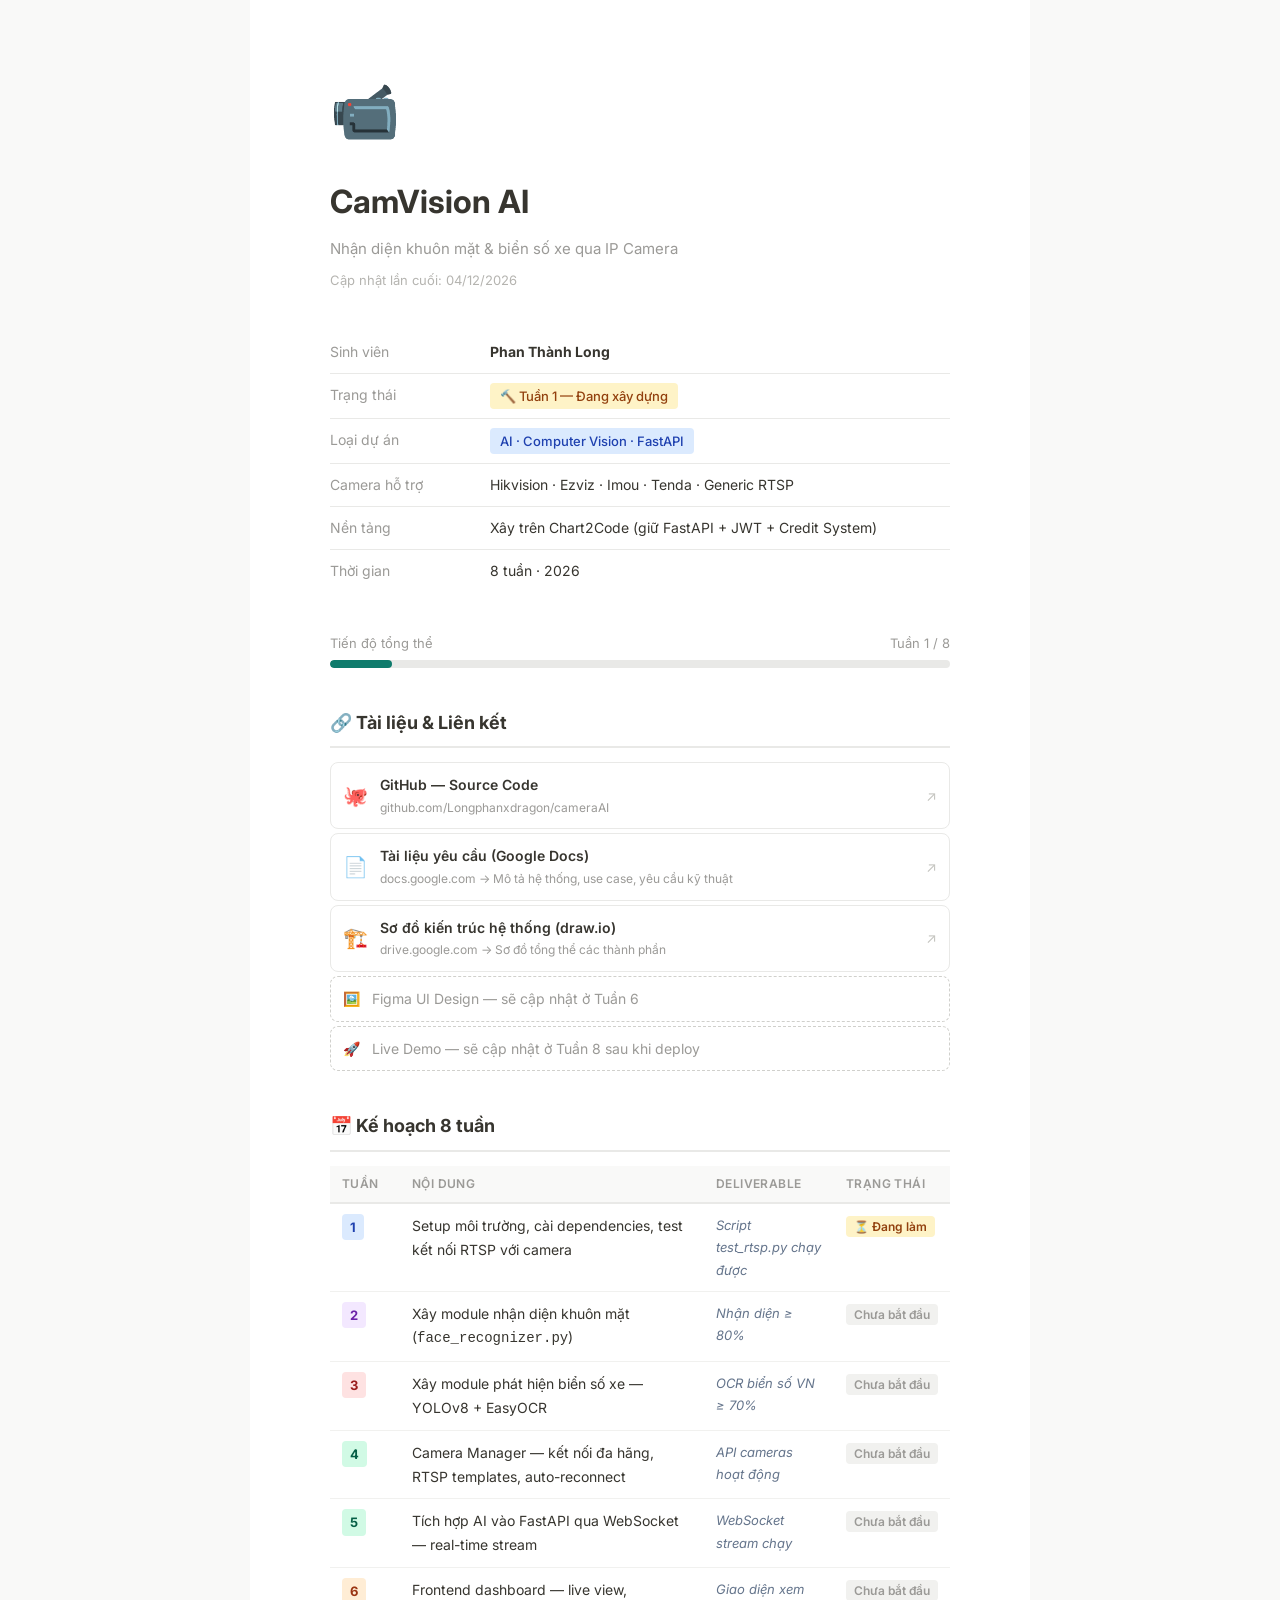
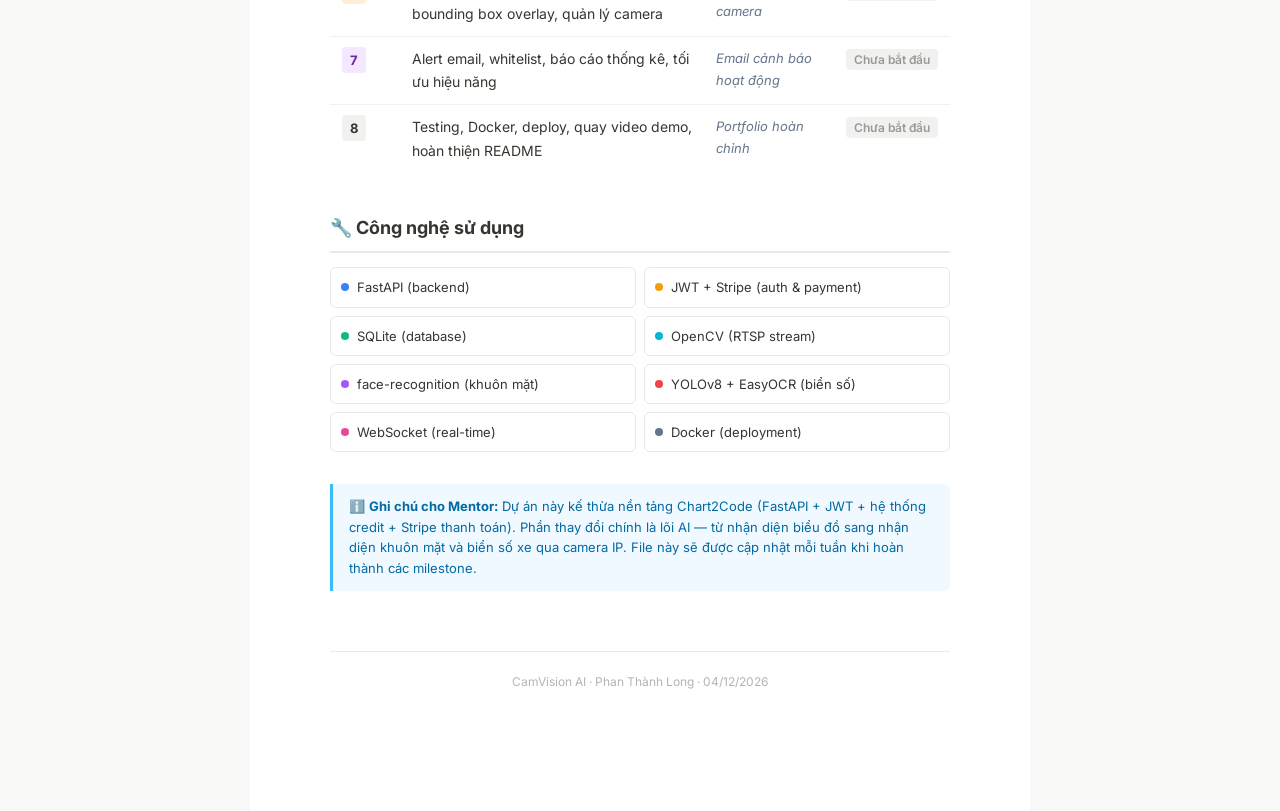
<file: PROJECT_HUB.html>
<!DOCTYPE html>
<html lang="vi">
<head>
  <meta charset="UTF-8" />
  <meta name="viewport" content="width=device-width, initial-scale=1.0" />
  <title>CamVision AI — Báo cáo dự án</title>
  <link href="https://fonts.googleapis.com/css2?family=Inter:wght@400;500;600;700&display=swap" rel="stylesheet" />
  <style>
    * { box-sizing: border-box; margin: 0; padding: 0; }
    body {
      font-family: 'Inter', sans-serif;
      background: #f9f9f8;
      color: #37352f;
      font-size: 15px;
      line-height: 1.7;
    }
    .page {
      max-width: 780px;
      margin: 0 auto;
      background: #fff;
      min-height: 100vh;
      padding: 64px 80px 120px;
    }
    @media(max-width:640px){ .page { padding: 32px 24px 80px; } }

    /* ── Header ── */
    .emoji { font-size: 56px; margin-bottom: 16px; }
    h1 { font-size: 32px; font-weight: 700; margin-bottom: 6px; }
    .tagline { color: #9b9a97; font-size: 15px; margin-bottom: 8px; }
    .updated { font-size: 13px; color: #b5b4b0; margin-bottom: 40px; }

    /* ── Info table ── */
    .info-table { width: 100%; border-collapse: collapse; margin-bottom: 40px; }
    .info-table tr { border-bottom: 1px solid #e9e9e7; }
    .info-table tr:last-child { border-bottom: none; }
    .info-table td { padding: 9px 0; font-size: 14px; vertical-align: top; }
    .info-table td:first-child { color: #9b9a97; width: 160px; }
    .tag {
      display: inline-block; padding: 2px 10px; border-radius: 4px;
      font-size: 13px; font-weight: 500;
    }
    .tag-yellow { background: #fef3c7; color: #92400e; }
    .tag-blue   { background: #dbeafe; color: #1e40af; }

    /* ── Section heading ── */
    h2 {
      font-size: 18px; font-weight: 700;
      margin: 40px 0 14px;
      padding-bottom: 8px;
      border-bottom: 2px solid #e9e9e7;
      display: flex; align-items: center; gap: 8px;
    }

    /* ── Link cards ── */
    .links { display: flex; flex-direction: column; gap: 4px; }
    .link-card {
      display: flex; align-items: center; gap: 12px;
      padding: 10px 12px; border-radius: 8px;
      border: 1px solid #e9e9e7;
      text-decoration: none; color: #37352f;
      transition: background 0.12s, border-color 0.12s;
    }
    .link-card:hover { background: #f1f1ef; border-color: #d0d0cc; }
    .link-card .icon { font-size: 20px; flex-shrink: 0; }
    .link-card .info { flex: 1; }
    .link-card .name { font-weight: 600; font-size: 14px; }
    .link-card .url  { font-size: 12px; color: #9b9a97; margin-top: 1px; }
    .link-card .arr  { color: #c5c5c0; font-size: 14px; flex-shrink: 0; }
    .link-card:hover .arr { color: #37352f; }
    .link-pending {
      display: flex; align-items: center; gap: 12px;
      padding: 10px 12px; border-radius: 8px;
      border: 1px dashed #d0d0cc;
      color: #9b9a97; font-size: 14px;
    }

    /* ── Progress bar ── */
    .progress-wrap { margin-bottom: 6px; }
    .progress-label {
      display: flex; justify-content: space-between;
      font-size: 13px; color: #9b9a97; margin-bottom: 6px;
    }
    .bar-bg { height: 8px; background: #e9e9e7; border-radius: 99px; overflow: hidden; }
    .bar-fill { height: 100%; border-radius: 99px; background: #0f7b6c; }

    /* ── Week table ── */
    .week-table { width: 100%; border-collapse: collapse; font-size: 14px; }
    .week-table th {
      text-align: left; padding: 8px 12px;
      font-size: 12px; font-weight: 600; color: #9b9a97;
      text-transform: uppercase; letter-spacing: 0.4px;
      background: #f9f9f8; border-bottom: 2px solid #e9e9e7;
    }
    .week-table td { padding: 10px 12px; border-bottom: 1px solid #f1f1ef; vertical-align: top; }
    .week-table tr:last-child td { border-bottom: none; }
    .week-table tr:hover td { background: #fafafa; }
    .wnum {
      font-weight: 700; font-size: 13px;
      padding: 2px 8px; border-radius: 4px;
      display: inline-block;
    }
    .status {
      font-size: 12px; font-weight: 600;
      padding: 3px 8px; border-radius: 4px; white-space: nowrap;
    }
    .s-done     { background: #dcfce7; color: #15803d; }
    .s-active   { background: #fef3c7; color: #92400e; }
    .s-upcoming { background: #f1f1ef; color: #9b9a97; }
    .deliverable { font-size: 13px; color: #64748b; font-style: italic; }

    /* ── Stack ── */
    .stack-grid {
      display: grid;
      grid-template-columns: repeat(auto-fill, minmax(220px, 1fr));
      gap: 8px;
    }
    .stack-item {
      display: flex; align-items: center; gap: 8px;
      font-size: 13px; padding: 8px 10px;
      border: 1px solid #e9e9e7; border-radius: 6px;
    }
    .dot { width: 8px; height: 8px; border-radius: 50%; flex-shrink: 0; }

    /* ── Note ── */
    .note {
      background: #f0f9ff; border-left: 3px solid #38bdf8;
      border-radius: 0 6px 6px 0; padding: 12px 16px;
      font-size: 13px; margin-top: 32px; color: #0369a1;
      line-height: 1.6;
    }

    /* ── Footer ── */
    footer {
      margin-top: 60px; padding-top: 20px;
      border-top: 1px solid #e9e9e7;
      font-size: 12px; color: #b5b4b0; text-align: center;
    }
  </style>
</head>
<body>
<div class="page">

  <div class="emoji">📹</div>
  <h1>CamVision AI</h1>
  <div class="tagline">Nhận diện khuôn mặt & biển số xe qua IP Camera</div>
  <div class="updated" id="updated-date"></div>

  <!-- Thông tin dự án -->
  <table class="info-table">
    <tr>
      <td>Sinh viên</td>
      <td><strong>Phan Thành Long</strong></td>
    </tr>
    <tr>
      <td>Trạng thái</td>
      <td><span class="tag tag-yellow">🔨 Tuần 1 — Đang xây dựng</span></td>
    </tr>
    <tr>
      <td>Loại dự án</td>
      <td><span class="tag tag-blue">AI · Computer Vision · FastAPI</span></td>
    </tr>
    <tr>
      <td>Camera hỗ trợ</td>
      <td>Hikvision · Ezviz · Imou · Tenda · Generic RTSP</td>
    </tr>
    <tr>
      <td>Nền tảng</td>
      <td>Xây trên Chart2Code (giữ FastAPI + JWT + Credit System)</td>
    </tr>
    <tr>
      <td>Thời gian</td>
      <td>8 tuần · 2026</td>
    </tr>
  </table>

  <!-- Tiến độ -->
  <div class="progress-wrap">
    <div class="progress-label">
      <span>Tiến độ tổng thể</span>
      <span>Tuần 1 / 8</span>
    </div>
    <div class="bar-bg">
      <div class="bar-fill" style="width: 10%"></div>
    </div>
  </div>

  <!-- Links -->
  <h2>🔗 Tài liệu & Liên kết</h2>
  <div class="links">

    <a class="link-card" href="https://github.com/Longphanxdragon/cameraAI" target="_blank">
      <span class="icon">🐙</span>
      <div class="info">
        <div class="name">GitHub — Source Code</div>
        <div class="url">github.com/Longphanxdragon/cameraAI</div>
      </div>
      <span class="arr">↗</span>
    </a>

    <a class="link-card" href="https://docs.google.com/document/d/1QizFPeG3Yv3PWg5sWgW4ROfTvh5EX5c3ktHnCbKF8AQ/edit?hl=vi&tab=t.0" target="_blank">
      <span class="icon">📄</span>
      <div class="info">
        <div class="name">Tài liệu yêu cầu (Google Docs)</div>
        <div class="url">docs.google.com → Mô tả hệ thống, use case, yêu cầu kỹ thuật</div>
      </div>
      <span class="arr">↗</span>
    </a>

    <a class="link-card" href="https://drive.google.com/file/d/1-2hSz85l5MbNxWkwCeTjR7SRE3eh420r/view?usp=sharing" target="_blank">
      <span class="icon">🏗️</span>
      <div class="info">
        <div class="name">Sơ đồ kiến trúc hệ thống (draw.io)</div>
        <div class="url">drive.google.com → Sơ đồ tổng thể các thành phần</div>
      </div>
      <span class="arr">↗</span>
    </a>

    <div class="link-pending">
      <span class="icon">🖼️</span>
      <span>Figma UI Design — sẽ cập nhật ở Tuần 6</span>
    </div>

    <div class="link-pending">
      <span class="icon">🚀</span>
      <span>Live Demo — sẽ cập nhật ở Tuần 8 sau khi deploy</span>
    </div>

  </div>

  <!-- Kế hoạch 8 tuần -->
  <h2>📅 Kế hoạch 8 tuần</h2>
  <table class="week-table">
    <thead>
      <tr>
        <th style="width:70px">Tuần</th>
        <th>Nội dung</th>
        <th style="width:130px">Deliverable</th>
        <th style="width:110px">Trạng thái</th>
      </tr>
    </thead>
    <tbody>
      <tr>
        <td><span class="wnum" style="background:#dbeafe;color:#1e40af">1</span></td>
        <td>Setup môi trường, cài dependencies, test kết nối RTSP với camera</td>
        <td class="deliverable">Script test_rtsp.py chạy được</td>
        <td><span class="status s-active">⏳ Đang làm</span></td>
      </tr>
      <tr>
        <td><span class="wnum" style="background:#f3e8ff;color:#6b21a8">2</span></td>
        <td>Xây module nhận diện khuôn mặt (<code>face_recognizer.py</code>)</td>
        <td class="deliverable">Nhận diện ≥ 80%</td>
        <td><span class="status s-upcoming">Chưa bắt đầu</span></td>
      </tr>
      <tr>
        <td><span class="wnum" style="background:#fee2e2;color:#991b1b">3</span></td>
        <td>Xây module phát hiện biển số xe — YOLOv8 + EasyOCR</td>
        <td class="deliverable">OCR biển số VN ≥ 70%</td>
        <td><span class="status s-upcoming">Chưa bắt đầu</span></td>
      </tr>
      <tr>
        <td><span class="wnum" style="background:#d1fae5;color:#065f46">4</span></td>
        <td>Camera Manager — kết nối đa hãng, RTSP templates, auto-reconnect</td>
        <td class="deliverable">API cameras hoạt động</td>
        <td><span class="status s-upcoming">Chưa bắt đầu</span></td>
      </tr>
      <tr>
        <td><span class="wnum" style="background:#d1fae5;color:#065f46">5</span></td>
        <td>Tích hợp AI vào FastAPI qua WebSocket — real-time stream</td>
        <td class="deliverable">WebSocket stream chạy</td>
        <td><span class="status s-upcoming">Chưa bắt đầu</span></td>
      </tr>
      <tr>
        <td><span class="wnum" style="background:#ffedd5;color:#9a3412">6</span></td>
        <td>Frontend dashboard — live view, bounding box overlay, quản lý camera</td>
        <td class="deliverable">Giao diện xem camera</td>
        <td><span class="status s-upcoming">Chưa bắt đầu</span></td>
      </tr>
      <tr>
        <td><span class="wnum" style="background:#f3e8ff;color:#6b21a8">7</span></td>
        <td>Alert email, whitelist, báo cáo thống kê, tối ưu hiệu năng</td>
        <td class="deliverable">Email cảnh báo hoạt động</td>
        <td><span class="status s-upcoming">Chưa bắt đầu</span></td>
      </tr>
      <tr>
        <td><span class="wnum" style="background:#f1f1ef;color:#37352f">8</span></td>
        <td>Testing, Docker, deploy, quay video demo, hoàn thiện README</td>
        <td class="deliverable">Portfolio hoàn chỉnh</td>
        <td><span class="status s-upcoming">Chưa bắt đầu</span></td>
      </tr>
    </tbody>
  </table>

  <!-- Tech stack -->
  <h2>🔧 Công nghệ sử dụng</h2>
  <div class="stack-grid">
    <div class="stack-item"><div class="dot" style="background:#3b82f6"></div>FastAPI (backend)</div>
    <div class="stack-item"><div class="dot" style="background:#f59e0b"></div>JWT + Stripe (auth & payment)</div>
    <div class="stack-item"><div class="dot" style="background:#10b981"></div>SQLite (database)</div>
    <div class="stack-item"><div class="dot" style="background:#06b6d4"></div>OpenCV (RTSP stream)</div>
    <div class="stack-item"><div class="dot" style="background:#a855f7"></div>face-recognition (khuôn mặt)</div>
    <div class="stack-item"><div class="dot" style="background:#ef4444"></div>YOLOv8 + EasyOCR (biển số)</div>
    <div class="stack-item"><div class="dot" style="background:#ec4899"></div>WebSocket (real-time)</div>
    <div class="stack-item"><div class="dot" style="background:#64748b"></div>Docker (deployment)</div>
  </div>

  <div class="note">
    ℹ️ <strong>Ghi chú cho Mentor:</strong> Dự án này kế thừa nền tảng Chart2Code (FastAPI + JWT + hệ thống credit + Stripe thanh toán). Phần thay đổi chính là lõi AI — từ nhận diện biểu đồ sang nhận diện khuôn mặt và biển số xe qua camera IP. File này sẽ được cập nhật mỗi tuần khi hoàn thành các milestone.
  </div>

  <footer>
    CamVision AI · Phan Thành Long · <span id="footer-date"></span>
  </footer>

</div>
<script>
  const d = new Date().toLocaleDateString('vi-VN', {day:'2-digit',month:'2-digit',year:'numeric'});
  document.getElementById('updated-date').textContent = 'Cập nhật lần cuối: ' + d;
  document.getElementById('footer-date').textContent = d;
</script>
</body>
</html>
</file>
<file: frontend/style.css>
/* ============================================================
   Chart2Code — Design System
   ============================================================ */

@import url('https://fonts.googleapis.com/css2?family=Inter:wght@300;400;500;600;700;800;900&display=swap');

/* ── CSS Variables ─────────────────────────────────────────── */
:root {
  --bg:           #07091A;
  --surface:      #0C1028;
  --card:         rgba(255,255,255,0.04);
  --card-hover:   rgba(255,255,255,0.07);
  --border:       rgba(255,255,255,0.08);
  --border-glow:  rgba(139,92,246,0.35);

  --purple:       #8B5CF6;
  --purple-dark:  #6D28D9;
  --blue:         #3B82F6;
  --green:        #10B981;
  --red:          #EF4444;
  --yellow:       #F59E0B;

  --grad:         linear-gradient(135deg, #8B5CF6 0%, #3B82F6 100%);
  --grad-text:    linear-gradient(90deg, #A78BFA, #60A5FA);

  --text:         #F1F5F9;
  --text-muted:   #64748B;
  --text-sub:     #94A3B8;

  --radius:       12px;
  --radius-lg:    20px;
  --shadow:       0 4px 24px rgba(0,0,0,0.4);
  --shadow-glow:  0 0 40px rgba(139,92,246,0.18);

  --nav-h:        68px;
}

/* ── Reset ─────────────────────────────────────────────────── */
*, *::before, *::after { box-sizing: border-box; margin: 0; padding: 0; }
html { scroll-behavior: smooth; font-size: 16px; }
body {
  font-family: 'Inter', system-ui, sans-serif;
  background: var(--bg);
  color: var(--text);
  line-height: 1.6;
  -webkit-font-smoothing: antialiased;
}
a { color: inherit; text-decoration: none; }
img { max-width: 100%; display: block; }
button { cursor: pointer; font-family: inherit; border: none; outline: none; }
input, textarea { font-family: inherit; }

/* ── Scrollbar ─────────────────────────────────────────────── */
::-webkit-scrollbar { width: 6px; height: 6px; }
::-webkit-scrollbar-track { background: var(--surface); }
::-webkit-scrollbar-thumb { background: var(--purple-dark); border-radius: 3px; }

/* ── Utility ───────────────────────────────────────────────── */
.container {
  max-width: 1180px;
  margin: 0 auto;
  padding: 0 24px;
}
.gradient-text {
  background: var(--grad-text);
  -webkit-background-clip: text;
  -webkit-text-fill-color: transparent;
  background-clip: text;
}

/* ── Buttons ───────────────────────────────────────────────── */
.btn {
  display: inline-flex;
  align-items: center;
  gap: 8px;
  padding: 12px 24px;
  border-radius: var(--radius);
  font-size: 15px;
  font-weight: 600;
  transition: all .22s ease;
  white-space: nowrap;
}
.btn-primary {
  background: var(--grad);
  color: #fff;
  box-shadow: 0 4px 20px rgba(139,92,246,0.4);
}
.btn-primary:hover {
  transform: translateY(-2px);
  box-shadow: 0 8px 30px rgba(139,92,246,0.55);
}
.btn-ghost {
  background: var(--card);
  color: var(--text-sub);
  border: 1px solid var(--border);
}
.btn-ghost:hover {
  background: var(--card-hover);
  color: var(--text);
  border-color: var(--border-glow);
}
.btn-sm { padding: 8px 16px; font-size: 13px; border-radius: 8px; }
.btn-icon { padding: 10px; border-radius: 10px; }

/* ── Navbar ────────────────────────────────────────────────── */
.navbar {
  position: fixed;
  top: 0; left: 0; right: 0;
  height: var(--nav-h);
  background: rgba(7,9,26,0.8);
  backdrop-filter: blur(18px);
  -webkit-backdrop-filter: blur(18px);
  border-bottom: 1px solid var(--border);
  z-index: 100;
}
.nav-inner {
  max-width: 1180px;
  margin: 0 auto;
  padding: 0 24px;
  height: 100%;
  display: flex;
  align-items: center;
  gap: 32px;
}
.nav-logo {
  font-size: 20px;
  font-weight: 800;
  background: var(--grad);
  -webkit-background-clip: text;
  -webkit-text-fill-color: transparent;
  background-clip: text;
  flex-shrink: 0;
}
.nav-logo span { font-weight: 400; opacity: .7; }
.nav-links {
  display: flex;
  align-items: center;
  gap: 4px;
  flex: 1;
}
.nav-links a {
  padding: 6px 14px;
  border-radius: 8px;
  font-size: 14px;
  color: var(--text-sub);
  transition: all .18s;
}
.nav-links a:hover { background: var(--card); color: var(--text); }
.nav-actions { display: flex; align-items: center; gap: 10px; margin-left: auto; }
.nav-actions .nav-link-btn {
  padding: 8px 16px;
  border-radius: 8px;
  font-size: 14px;
  font-weight: 500;
  color: var(--text-sub);
  transition: all .18s;
}
.nav-actions .nav-link-btn:hover { color: var(--text); }

/* ── Section ───────────────────────────────────────────────── */
.section {
  padding: 100px 0;
}
.section-label {
  display: inline-flex;
  align-items: center;
  gap: 8px;
  padding: 6px 14px;
  background: rgba(139,92,246,0.12);
  border: 1px solid rgba(139,92,246,0.3);
  border-radius: 100px;
  font-size: 13px;
  font-weight: 600;
  color: var(--purple);
  margin-bottom: 20px;
}
.section-title {
  font-size: clamp(32px, 5vw, 48px);
  font-weight: 800;
  line-height: 1.15;
  margin-bottom: 16px;
}
.section-sub {
  font-size: 18px;
  color: var(--text-sub);
  max-width: 560px;
}

/* ── Card ──────────────────────────────────────────────────── */
.card {
  background: var(--card);
  border: 1px solid var(--border);
  border-radius: var(--radius-lg);
  padding: 28px;
  transition: all .25s ease;
}
.card:hover {
  background: var(--card-hover);
  border-color: var(--border-glow);
  transform: translateY(-3px);
  box-shadow: var(--shadow-glow);
}

/* ── Badge ─────────────────────────────────────────────────── */
.badge {
  display: inline-flex;
  align-items: center;
  gap: 6px;
  padding: 4px 12px;
  border-radius: 100px;
  font-size: 12px;
  font-weight: 600;
}
.badge-purple { background: rgba(139,92,246,0.2); color: #A78BFA; }
.badge-green  { background: rgba(16,185,129,0.2);  color: #34D399; }
.badge-blue   { background: rgba(59,130,246,0.2);  color: #60A5FA; }

/* ── Form inputs ───────────────────────────────────────────── */
.input {
  width: 100%;
  padding: 12px 16px;
  background: rgba(255,255,255,0.05);
  border: 1px solid var(--border);
  border-radius: var(--radius);
  color: var(--text);
  font-size: 15px;
  transition: border-color .18s;
}
.input:focus { outline: none; border-color: var(--purple); }
.input::placeholder { color: var(--text-muted); }
.form-label { font-size: 14px; font-weight: 500; margin-bottom: 6px; display: block; color: var(--text-sub); }

/* ── Toast ─────────────────────────────────────────────────── */
#toast-container {
  position: fixed;
  bottom: 24px;
  right: 24px;
  display: flex;
  flex-direction: column;
  gap: 10px;
  z-index: 9999;
}
.toast {
  padding: 14px 20px;
  border-radius: var(--radius);
  font-size: 14px;
  font-weight: 500;
  background: var(--surface);
  border: 1px solid var(--border);
  color: var(--text);
  box-shadow: var(--shadow);
  animation: slideUp .25s ease;
  max-width: 340px;
}
.toast.success { border-color: var(--green); }
.toast.error   { border-color: var(--red); }
@keyframes slideUp {
  from { opacity: 0; transform: translateY(12px); }
  to   { opacity: 1; transform: none; }
}

/* ── Modal base ────────────────────────────────────────────── */
.modal-overlay {
  position: fixed;
  inset: 0;
  background: rgba(0,0,0,0.7);
  backdrop-filter: blur(6px);
  z-index: 200;
  display: flex;
  align-items: center;
  justify-content: center;
  padding: 20px;
  opacity: 0;
  pointer-events: none;
  transition: opacity .22s;
}
.modal-overlay.open {
  opacity: 1;
  pointer-events: all;
}
.modal {
  background: var(--surface);
  border: 1px solid var(--border);
  border-radius: var(--radius-lg);
  padding: 40px;
  width: 100%;
  max-width: 420px;
  box-shadow: var(--shadow);
  transform: scale(.95);
  transition: transform .22s;
}
.modal-overlay.open .modal { transform: scale(1); }

/* ── Footer ────────────────────────────────────────────────── */
.footer {
  border-top: 1px solid var(--border);
  padding: 48px 0 32px;
}
.footer-inner {
  max-width: 1180px;
  margin: 0 auto;
  padding: 0 24px;
  display: flex;
  align-items: center;
  justify-content: space-between;
  flex-wrap: wrap;
  gap: 16px;
}
.footer-copy { font-size: 14px; color: var(--text-muted); }
.footer-links { display: flex; gap: 20px; }
.footer-links a { font-size: 14px; color: var(--text-muted); transition: color .18s; }
.footer-links a:hover { color: var(--text-sub); }

/* ── Responsive ────────────────────────────────────────────── */
@media (max-width: 768px) {
  .nav-links { display: none; }
  .section { padding: 70px 0; }
}
</file>
